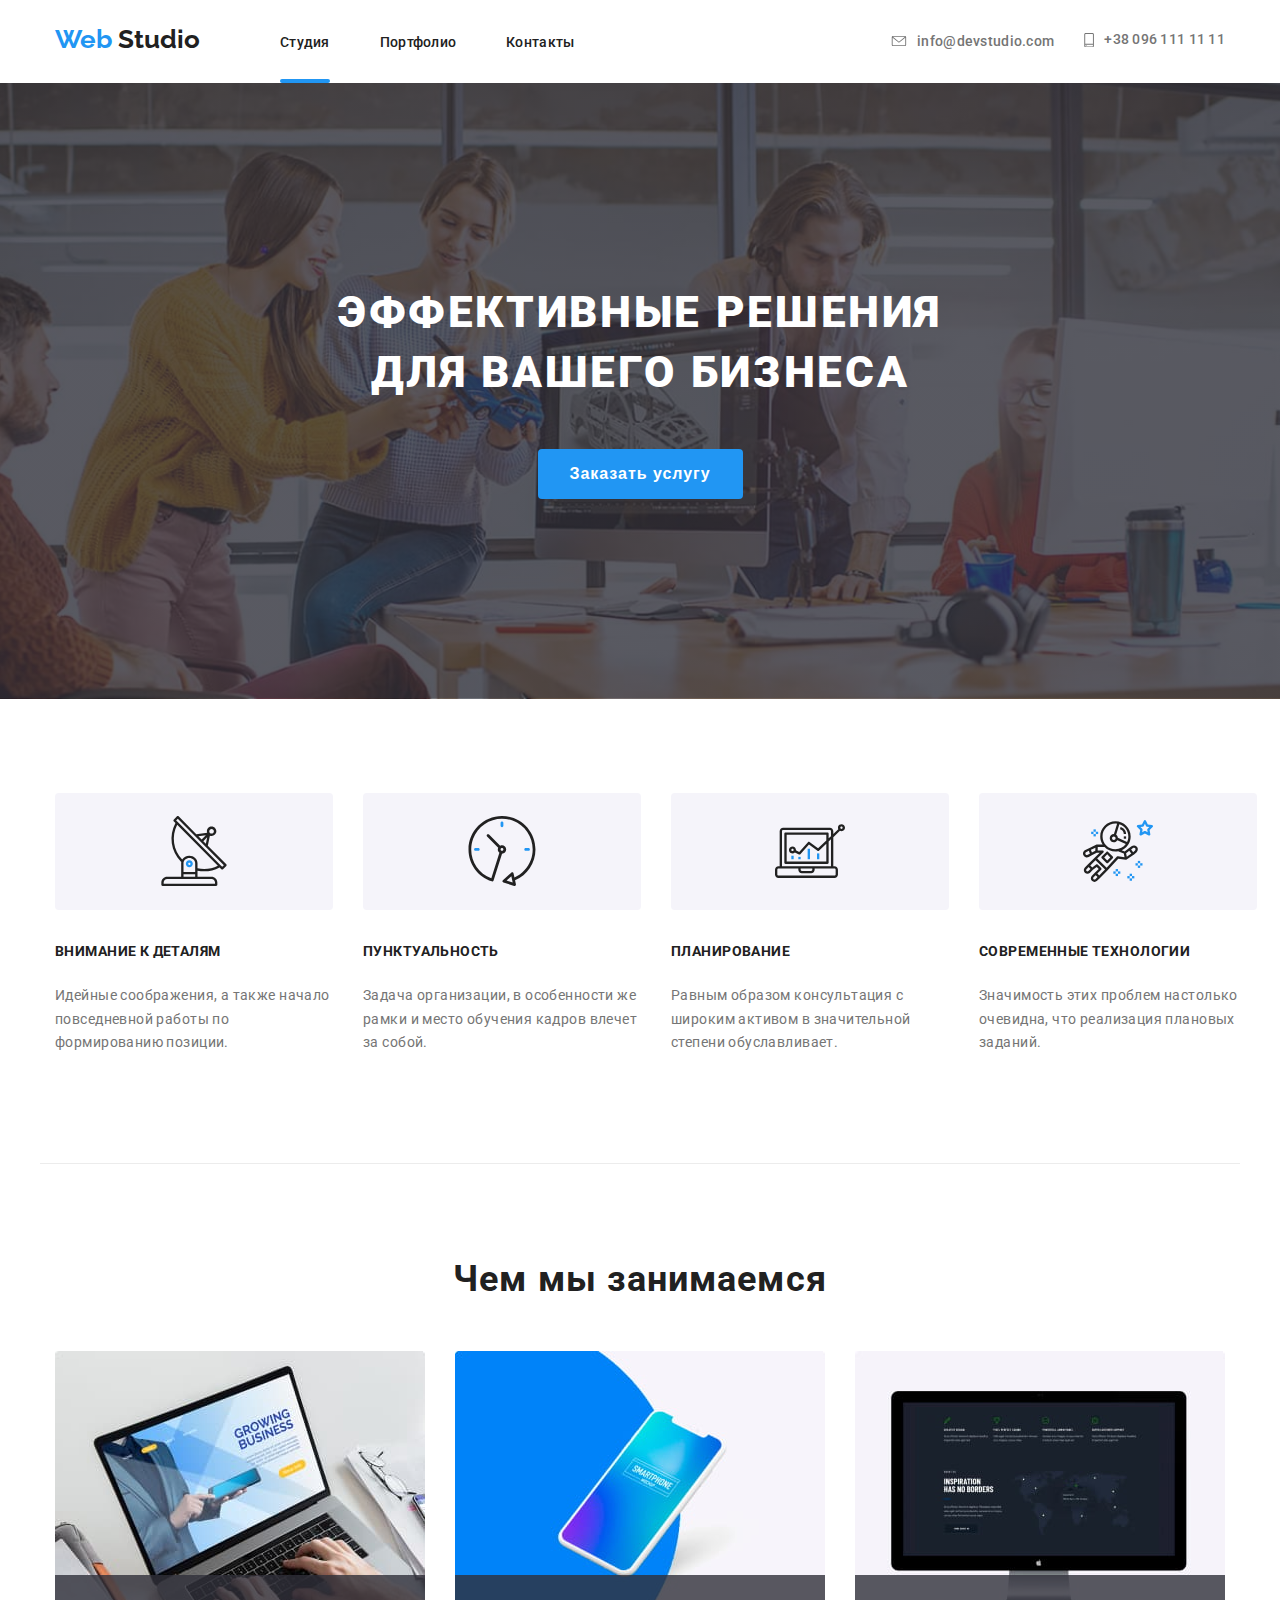
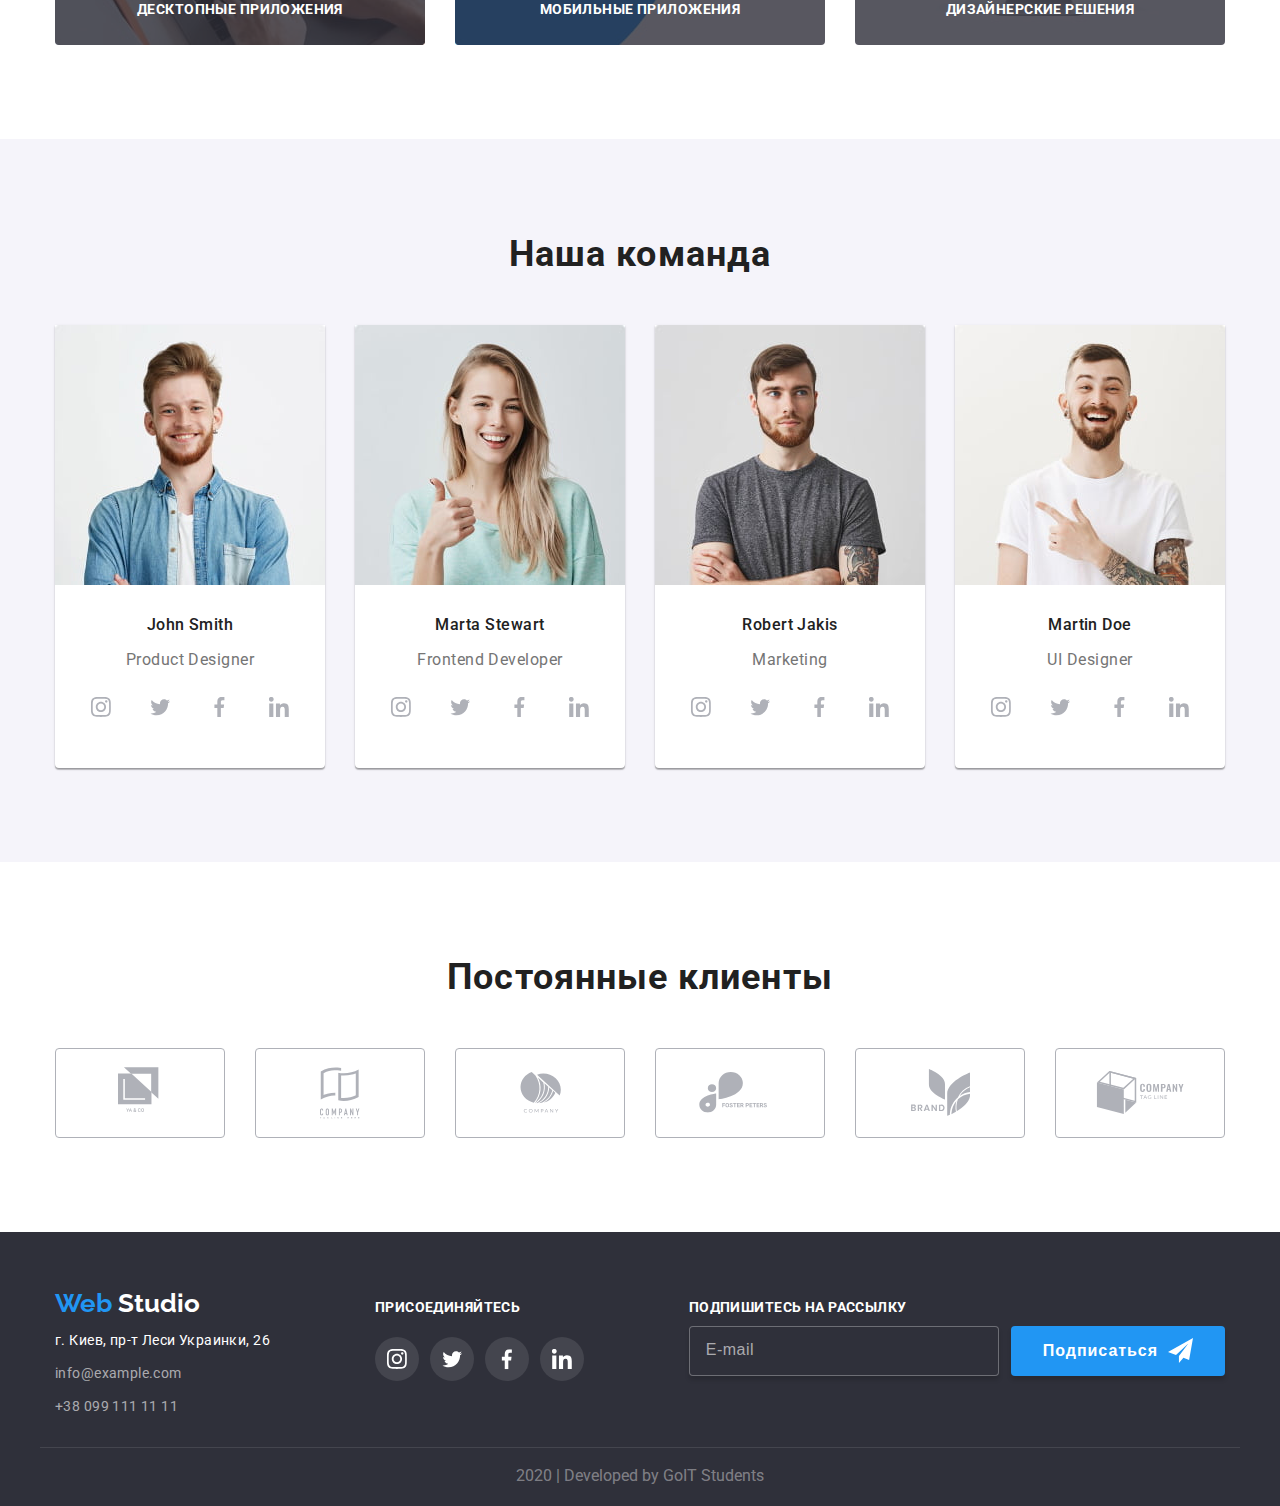
<file: index.html>
<!DOCTYPE html>
<html lang="ru">
  <head>
    <meta charset="UTF-8" />
    <meta name="viewport" content="width=device-width, initial-scale=1.0" />
    <link
      href="https://fonts.googleapis.com/css2?family=Raleway:wght@700&family=Roboto:wght@400;500;700;900&display=swap"
      rel="stylesheet"
    />
    <link rel="stylesheet" href="./css/main.css" />
    <title>Web studio</title>
  </head>
  <body>
    <!-- Шапка основной страницы -->
    <header class="header">
      <div class="nav-container">
        <nav class="nav">
          <a href="./index.html" class="logo"
            ><span class="logo-blue">Web</span>
            <span class="logo-black">Studio</span></a
          >

          <ul class="site-nav ut-list">
            <li class="item">
              <a href="./index.html" class="nav-link link-accent active"
                >Студия</a
              >
            </li>
            <li class="item">
              <a href="./portflio.html" class="nav-link link-accent"
                >Портфолио</a
              >
            </li>
            <li class="item">
              <a href="" class="nav-link link-accent">Контакты</a>
            </li>
          </ul>
        </nav>
        <ul class="contact ut-list">
          <li class="item">
            <a href="mailto:info@devstudio.com" class="contact-link link-accent"
              ><svg class="icon-envelope" width="16" height="10.8">
                <use href="./images-web-studio/sprite.svg#icon-envelope"></use>
              </svg>
              <span>info@devstudio.com</span></a
            >
          </li>
          <li class="item">
            <a href="tel:+380961111111" class="contact-link link-accent"
              ><svg class="icon-smartphone" width="10" height="14.47">
                <use
                  href="./images-web-studio/sprite.svg#icon-smartphone"
                ></use>
              </svg>
              <span>+38 096 111 11 11</span></a
            >
          </li>
        </ul>
      </div>
    </header>

    <!-- Основной контейнер -->
    <main>
      <!-- Секция Герой -->
      <section class="hero-scn">
        <h1 class="hero-title">эффективные решения для вашего бизнеса</h1>
        <button class="button" data-open-modal>Заказать услугу</button>
      </section>

      <!-- Секция преимущества -->
      <section class="advantages">
        <h2 class="main-title in-hide">Преимущества</h2>
        <ul class="advant-items ut-list container">
          <li class="item">
            <h3 class="advantages-title">Внимание к деталям</h3>
            <p class="advantages-description">
              Идейные соображения, а также начало повседневной работы по
              формированию позиции.
            </p>
          </li>
          <li class="item">
            <h3 class="advantages-title">Пунктуальность</h3>
            <p class="advantages-description">
              Задача организации, в особенности же рамки и место обучения кадров
              влечет за собой.
            </p>
          </li>
          <li class="item">
            <h3 class="advantages-title">Планирование</h3>
            <p class="advantages-description">
              Равным образом консультация с широким активом в значительной
              степени обуславливает.
            </p>
          </li>
          <li class="item">
            <h3 class="advantages-title">Современные технологии</h3>
            <p class="advantages-description">
              Значимость этих проблем настолько очевидна, что реализация
              плановых заданий.
            </p>
          </li>
        </ul>
      </section>

      <!-- Секция занятий -->
      <section class="occupations">
        <h2 class="main-title">Чем мы занимаемся</h2>
        <ul class="occupations-list ut-list container">
          <li class="item">
            <a href="" class="ut-link"></a>
              <img
                src="./images-web-studio/Десктопные-приложения.jpg"
                alt="ноутбук на столе"
                width="370"
                height="294"
              />
              <h3 class="occupations-items__caption">Десктопные приложения</h3>
            </a>
          </li>
          <li class="item">
            <a href="" class="ut-link">
              <img
                src="./images-web-studio/Мобильные-приложения.jpg"
                alt="смартфон"
                width="370"
                height="294"
              />
              <h3 class="occupations-items__caption">Мобильные приложения</h3>
            </a>
          </li>
          <li class="item">
            <a href="" class="ut-link">
              <img
                src="./images-web-studio/Дизайнерские-решения.jpg"
                alt="моноблок"
                width="370"
                height="294"
              />
              <h3 class="occupations-items__caption">Дизайнерские решения</h3>
            </a>
          </li>
        </ul>
      </section>

      <!-- Наша команда -->
      <section class="our-team">
        <h2 class="main-title">Наша команда</h2>
        <ul class="item-cards ut-list container">
          <li class="item">
            <img
              src="./images-web-studio/John-Smith.jpg"
              alt="фото Джона Смита"
              width="270"
              height="260"
            />
            <h3 class="card-title">John Smith</h3>
            <p class="position">Product Designer</p>
            <ul class="social-networks ut-list">
              <li>
                <a href="" class="icon" aria-label="Instagram">
                  <svg class="instagram" width="44" height="44">
                    <use
                      href="./images-web-studio/sprite.svg#icon-Instagram"
                      width="20"
                      height="20"
                      x="27%"
                      y="27%"
                    ></use>
                  </svg>
                </a>
              </li>
              <li>
                <a href="" class="icon" aria-label="Twitter">
                  <svg class="twitter" width="44" height="44">
                    <use
                      href="./images-web-studio/sprite.svg#icon-twitter"
                      width="20"
                      height="20"
                      x="28%"
                      y="28%"
                    ></use>
                  </svg>
                </a>
              </li>
              <li>
                <a href="" class="icon" aria-label="Facebook">
                  <svg class="facebook" width="44" height="44">
                    <use
                      href="./images-web-studio/sprite.svg#icon-facebook"
                      width="20"
                      height="20"
                      x="27%"
                      y="27%"
                    ></use>
                  </svg>
                </a>
              </li>
              <li>
                <a href="" class="icon" aria-label="LinkedIn">
                  <svg class="Linkedin" width="44" height="44">
                    <use
                      href="./images-web-studio/sprite.svg#icon-LinkedIn"
                      width="20"
                      height="20"
                      x="27%"
                      y="27%"
                    ></use>
                  </svg>
                </a>
              </li>
            </ul>
          </li>
          <li class="item">
            <img
              src="./images-web-studio/Marta-Stewart.jpg"
              alt="фото Марты Стюарт"
              width="270"
              height="260"
            />
            <h3 class="card-title">Marta Stewart</h3>
            <p class="position">Frontend Developer</p>
            <ul class="social-networks ut-list">
              <li>
                <a href="" class="icon" aria-label="Instagram">
                  <svg class="instagram" width="44" height="44">
                    <use
                      href="./images-web-studio/sprite.svg#icon-Instagram"
                      width="20"
                      height="20"
                      x="27%"
                      y="27%"
                    ></use>
                  </svg>
                </a>
              </li>
              <li>
                <a href="" class="icon" aria-label="Twitter">
                  <svg class="twitter" width="44" height="44">
                    <use
                      href="./images-web-studio/sprite.svg#icon-twitter"
                      width="20"
                      height="20"
                      x="28%"
                      y="28%"
                    ></use>
                  </svg>
                </a>
              </li>
              <li>
                <a href="" class="icon" aria-label="Facebook">
                  <svg class="facebook" width="44" height="44">
                    <use
                      href="./images-web-studio/sprite.svg#icon-facebook"
                      width="20"
                      height="20"
                      x="27%"
                      y="27%"
                    ></use>
                  </svg>
                </a>
              </li>
              <li>
                <a href="" class="icon" aria-label="LinkedIn">
                  <svg class="Linkedin" width="44" height="44">
                    <use
                      href="./images-web-studio/sprite.svg#icon-LinkedIn"
                      width="20"
                      height="20"
                      x="27%"
                      y="27%"
                    ></use>
                  </svg>
                </a>
              </li>
            </ul>
          </li>

          <li class="item">
            <img
              src="./images-web-studio/Robert-Jakis.jpg"
              alt="фото Роберта Джекиса"
              width="270"
              height="260"
            />
            <h3 class="card-title">Robert Jakis</h3>
            <p class="position">Marketing</p>
            <ul class="social-networks ut-list">
              <li>
                <a href="" class="icon" aria-label="Instagram">
                  <svg class="instagram" width="44" height="44">
                    <use
                      href="./images-web-studio/sprite.svg#icon-Instagram"
                      width="20"
                      height="20"
                      x="27%"
                      y="27%"
                    ></use>
                  </svg>
                </a>
              </li>
              <li>
                <a href="" class="icon" aria-label="Twitter">
                  <svg class="twitter" width="44" height="44">
                    <use
                      href="./images-web-studio/sprite.svg#icon-twitter"
                      width="20"
                      height="20"
                      x="28%"
                      y="28%"
                    ></use>
                  </svg>
                </a>
              </li>
              <li>
                <a href="" class="icon" aria-label="Facebook">
                  <svg class="facebook" width="44" height="44">
                    <use
                      href="./images-web-studio/sprite.svg#icon-facebook"
                      width="20"
                      height="20"
                      x="27%"
                      y="27%"
                    ></use>
                  </svg>
                </a>
              </li>
              <li>
                <a href="" class="icon" aria-label="LinkedIn">
                  <svg class="Linkedin" width="44" height="44">
                    <use
                      href="./images-web-studio/sprite.svg#icon-LinkedIn"
                      width="20"
                      height="20"
                      x="27%"
                      y="27%"
                    ></use>
                  </svg>
                </a>
              </li>
            </ul>
          </li>
          <li class="item">
            <img
              src="./images-web-studio/Martin-Doe.jpg"
              alt="фото Мартина Ду"
              width="270"
              height="260"
            />
            <h3 class="card-title">Martin Doe</h3>
            <p class="position">UI Designer</p>
            <ul class="social-networks ut-list">
              <li>
                <a href="" class="icon" aria-label="Instagram">
                  <svg class="instagram" width="44" height="44">
                    <use
                      href="./images-web-studio/sprite.svg#icon-Instagram"
                      width="20"
                      height="20"
                      x="27%"
                      y="27%"
                    ></use>
                  </svg>
                </a>
              </li>
              <li>
                <a href="" class="icon" aria-label="Twitter">
                  <svg class="twitter" width="44" height="44">
                    <use
                      href="./images-web-studio/sprite.svg#icon-twitter"
                      width="20"
                      height="20"
                      x="28%"
                      y="28%"
                    ></use>
                  </svg>
                </a>
              </li>
              <li>
                <a href="" class="icon" aria-label="Facebook">
                  <svg class="facebook" width="44" height="44">
                    <use
                      href="./images-web-studio/sprite.svg#icon-facebook"
                      width="20"
                      height="20"
                      x="27%"
                      y="27%"
                    ></use>
                  </svg>
                </a>
              </li>
              <li>
                <a href="" class="icon" aria-label="LinkedIn">
                  <svg class="Linkedin" width="44" height="44">
                    <use
                      href="./images-web-studio/sprite.svg#icon-LinkedIn"
                      width="20"
                      height="20"
                      x="27%"
                      y="27%"
                    ></use>
                  </svg>
                </a>
              </li>
            </ul>
          </li>
        </ul>
      </section>

      <!-- Секция постоянные клиенты -->
      <section class="clients">
        <h2 class="main-title">Постоянные клиенты</h2>
        <ul class="clients-list ut-list container">
          <li class="client-item">
            <a href="" aria-label="Логотип компании 1" class="client-link">
              <div class="logo-wrap">
                <svg class="clients-logo" width="44.3" height="47.7">
                  <use
                    href="./images-web-studio/sprite.svg#icon-logo-1"
                    width="44.3"
                    height="47.7"
                  ></use>
                </svg>
              </div>
            </a>
          </li>
          <li class="client-item">
            <a href="" aria-label="Логотип компании 2" class="client-link">
              <svg class="clients-logo" width="40" height="52">
                <use href="./images-web-studio/sprite.svg#icon-logo-2"></use>
              </svg>
            </a>
          </li>
          <li class="client-item">
            <a href="" aria-label="Логотип компании 3" class="client-link">
              <svg class="clients-logo" width="41" height="41.3">
                <use href="./images-web-studio/sprite.svg#icon-logo-3"></use>
              </svg>
            </a>
          </li>
          <li class="client-item">
            <a href="" aria-label="Логотип компании 4" class="client-link">
              <svg class="clients-logo" width="82" height="40.7">
                <use href="./images-web-studio/sprite.svg#icon-logo-4"></use>
              </svg>
            </a>
          </li>
          <li class="client-item">
            <a href="" aria-label="Логотип компании 5" class="client-link">
              <svg class="clients-logo" width="59" height="47">
                <use href="./images-web-studio/sprite.svg#icon-logo-5"></use>
              </svg>
            </a>
          </li>
          <li class="client-item">
            <a href="" aria-label="Логотип компании 6" class="client-link">
              <svg class="clients-logo" width="88.5" height="44">
                <use href="./images-web-studio/sprite.svg#icon-logo-6"></use>
              </svg>
            </a>
          </li>
        </ul>
      </section>
    </main>

    <!-- Подвал -->
    <footer class="footer">
      <div class="footer-container">
        <div class="footer-contacts-cntr">
          <a href="./index.html" class="logo"
            ><span class="logo-blue">Web</span>
            <span class="logo-white">Studio</span></a
          >
          <address class="footer-contacts">
            <p class="footer-address">г. Киев, пр-т Леси Украинки, 26</p>
            <p class="footer-mail">info@example.com</p>
            <p class="footer-number">+38 099 111 11 11</p>
          </address>
        </div>
        <div class="footer-call-container">
          <b class="footer-call">присоединяйтесь</b>
          <ul class="footer-social-networks ut-list">
            <li>
              <a href="" class="icon" aria-label="Instagram">
                <svg class="instagram" width="44" height="44">
                  <use
                    href="./images-web-studio/sprite.svg#icon-Instagram"
                    width="20"
                    height="20"
                    x="27%"
                    y="27%"
                  ></use>
                </svg>
              </a>
            </li>
            <li>
              <a href="" class="icon" aria-label="Twitter">
                <svg class="twitter" width="44" height="44">
                  <use
                    href="./images-web-studio/sprite.svg#icon-twitter"
                    width="20"
                    height="20"
                    x="28%"
                    y="28%"
                  ></use>
                </svg>
              </a>
            </li>
            <li>
              <a href="" class="icon" aria-label="Facebook">
                <svg class="facebook" width="44" height="44">
                  <use
                    href="./images-web-studio/sprite.svg#icon-facebook"
                    width="20"
                    height="20"
                    x="28%"
                    y="28%"
                  ></use>
                </svg>
              </a>
            </li>
            <li>
              <a href="" class="icon" aria-label="LinkedIn">
                <svg class="Linkedin" width="44" height="44">
                  <use
                    href="./images-web-studio/sprite.svg#icon-LinkedIn"
                    width="20"
                    height="20"
                    x="27%"
                    y="27%"
                  ></use>
                </svg>
              </a>
            </li>
          </ul>
        </div>
        <div class="mailling-container">
          <label class="mailling-label" for="mailling-form">Подпишитесь на рассылку</label>
          <div class="mailling-form-wrap">
            <input class="mailling-form" type="email" name="email" id="mailling-form" placeholder="E-mail">
            <button class="mailling-button">
              Подписаться
              <svg class="icon-send" width="25" height="25">
                <use href="./images-web-studio/sprite.svg#icon-send"></use>
              </svg>
            </button>
          </div>
        </div>
      </div>
      <div class="copyrights-container">
        <p class="copyrights">2020 | Developed by GoIT Students</p>
      </div>
    </footer>

    <!---------------------------- Модальное окно -------------------------------------------->
    <div class="backdrop is-hidden" data-backdrop>
      <form action="" class="form">
        <b class="form-header">Оставьте свои данные, мы вам перезвоним</b>
    
        <div class="input-wrap">
          <input class="form-input" type="text" id="name" name="name" placeholder=" ">
          <label for="name" class="input-label">Имя</label>
          <svg class="icon-input" width="12" height="12">
            <use href="./images-web-studio/sprite.svg#icon-name"></use>
          </svg>
        </div>
    
        <div class="input-wrap">
          <input class="form-input" type="text" id="tel" name="tel" placeholder=" ">
          <label for="tel" class="input-label">Телефон</label>
          <svg class="icon-input" width="12" height="12">
            <use href="./images-web-studio/sprite.svg#icon-tel"></use>
          </svg>
        </div>
    
        <div class="input-wrap">
          <input class="form-input" type="text" id="mail" name="mail" placeholder=" ">
          <label for="mail" class="input-label">Почта</label>
          <svg class="icon-input" width="12" height="12">
            <use href="./images-web-studio/sprite.svg#icon-mail"></use>
          </svg>
        </div>
    
        <textarea class="feedback" name="feedback" id="feedback" cols="30" rows="10" placeholder="Комметарий"></textarea>
    
        <div class="form-agreement">
          <label for="agreement">
            <input class="checkbox" type="checkbox" name="agreement" id="agreement">
            <svg class="checkbox-icon" width="15" height="15">
              <use href="./images-web-studio/sprite.svg#icon-chekbox"></use>
            </svg>
            Согласен с рассылкой и принимаю  <a href=""> Условия договора</a></label>
        </div>
    
        <button type="submit" class="form-button">Отправить</button>
    
        <button type="" class="closing-button" data-close-modal>
          <svg class="closing-icon" width="11" height="11">
            <use href="./images-web-studio/sprite.svg#closing-icon"></use>
          </svg>
        </button>
      </form>
    </div>
    <!-- <script src="./js/modal.js"></script> -->
    <script>
      const refs = {
        openModalBtn: document.querySelector("[data-open-modal]"),
        closeModalBtn: document.querySelector("[data-close-modal]"),
        backdrop: document.querySelector("[data-backdrop]"),
      };

      refs.openModalBtn.addEventListener("click", toggleModal);
      refs.closeModalBtn.addEventListener("click", toggleModal);

      refs.backdrop.addEventListener("click", logBackdropClick);

      function toggleModal() {
        refs.backdrop.classList.toggle("is-hidden");
      }

      function logBackdropClick() {
        console.log("Это клик в бекдроп");
      }
    </script>
  </body>
</html>
</file>
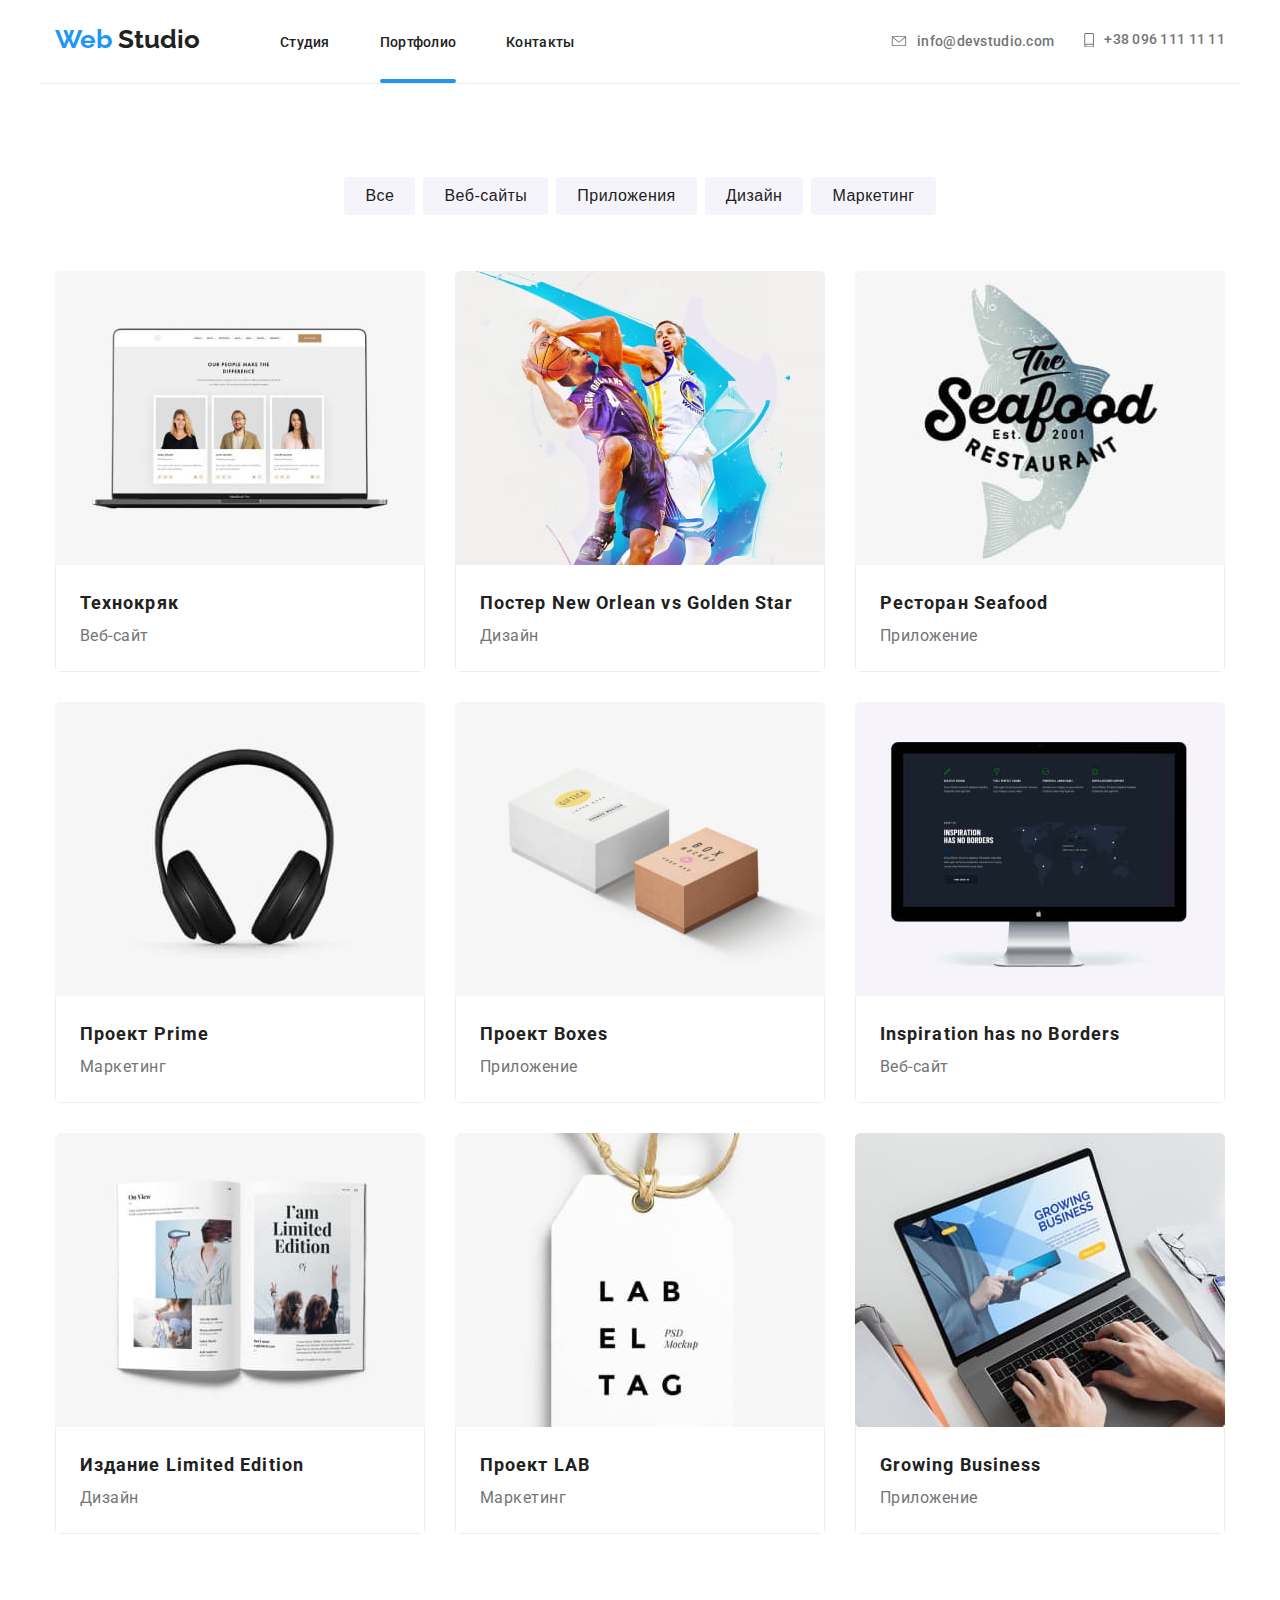
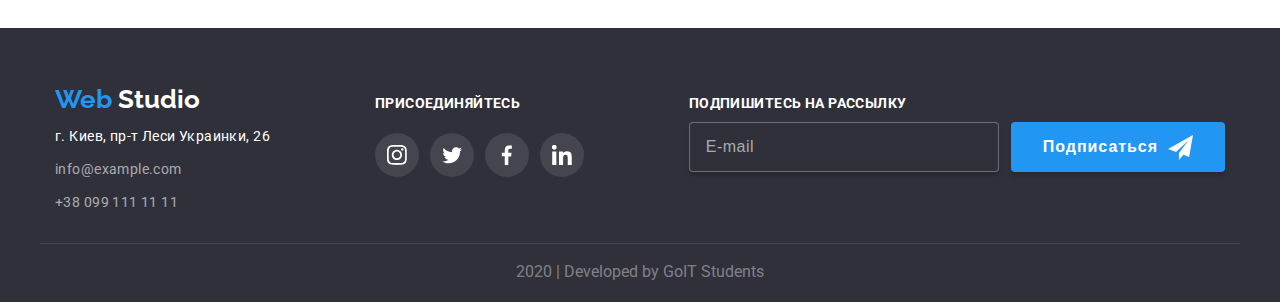
<file: portflio.html>
<!DOCTYPE html>
<html lang="ru">
  <head>
    <meta charset="UTF-8" />
    <meta name="viewport" content="width=device-width, initial-scale=1.0" />
    <link
      href="https://fonts.googleapis.com/css2?family=Raleway:wght@700&family=Roboto:wght@400;500;700;900&display=swap"
      rel="stylesheet"
    />
    <link rel="stylesheet" href="./css/main.css" />

    <title>Portfolio</title>
  </head>
  <body>
    <!-- Шапка -->
    <header class="header">
      <div class="nav-container header-underline">
        <nav class="nav">
          <a href="./index.html" class="logo"
            ><span class="logo-blue">Web</span>
            <span class="logo-black">Studio</span></a
          >

          <ul class="site-nav ut-list">
            <li class="item">
              <a href="./index.html" class="nav-link link-accent">Студия</a>
            </li>
            <li class="item">
              <a href="./portflio.html" class="nav-link link-accent active"
                >Портфолио</a
              >
            </li>
            <li class="item">
              <a href="" class="nav-link link-accent">Контакты</a>
            </li>
          </ul>
        </nav>
        <ul class="contact ut-list">
          <li class="item">
            <a href="mailto:info@devstudio.com" class="contact-link link-accent"
              ><svg class="icon-envelope" width="16" height="10.8">
                <use href="./images-web-studio/sprite.svg#icon-envelope"></use>
              </svg>
              <span>info@devstudio.com</span></a
            >
          </li>
          <li class="item">
            <a href="tel:+380961111111" class="contact-link link-accent"
              ><svg class="icon-smartphone" width="10" height="14.47">
                <use
                  href="./images-web-studio/sprite.svg#icon-smartphone"
                ></use>
              </svg>
              <span>+38 096 111 11 11</span></a
            >
          </li>
        </ul>
      </div>
    </header>

    <!-- Основной контейнер -->
    <main class="main">
      <section>
        <h1 class="subject in-hide">Примеры работ</h1>
        <ul class="buttons ut-list">
          <li class="item">
            <button type="button" class="filter">Все</button>
          </li>
          <li class="item">
            <button type="button" class="filter">Веб-сайты</button>
          </li>
          <li class="item">
            <button type="button" class="filter">Приложения</button>
          </li>
          <li class="item">
            <button type="button" class="filter">Дизайн</button>
          </li>
          <li class="item">
            <button type="button" class="filter">Маркетинг</button>
          </li>
        </ul>
        <ul class="wrap ut-list">
          <li class="item">
            <a href="" class="ut-link"
              ><div class="content-img">
                <img
                  src="./images-portfolio/Tehnockryak.jpg"
                  alt="ноутбук с трёмя фотокарточками"
                  width="370"
                  height="294"
                />
                <p class="description">
                  Технокряк это современная площадка распространения
                  коронавируса. Компании используют эту платформу для цифрового
                  шпионажа и атак на защищённые сервера конкурентов.
                </p>
              </div>
              <div class="card-content">
                <h2 class="subject-list">Технокряк</h2>
                <p class="caption">Веб-сайт</p>
              </div>
            </a>
          </li>
          <li class="item">
            <a href="" class="ut-link"
              ><div class="content-img">
                <img
                  src="./images-portfolio/orlean-vs-golden-stars.jpg"
                  alt="два баскетболиста"
                  width="370"
                  height="294"
                />
                <p class="description">
                  Технокряк это современная площадка распространения
                  коронавируса. Компании используют эту платформу для цифрового
                  шпионажа и атак на защищённые сервера конкурентов.
                </p>
              </div>
              <div class="card-content">
                <h2 class="subject-list change-fs">
                  Постер New Orlean vs Golden Star
                </h2>
                <p class="caption">Дизайн</p>
              </div>
            </a>
          </li>
          <li class="item">
            <a href="" class="ut-link"
              ><div class="content-img">
                <img
                  src="./images-portfolio/restoran-seafood.jpg"
                  alt="морепродукт"
                  width="370"
                  height="294"
                />
                <p class="description">
                  Технокряк это современная площадка распространения
                  коронавируса. Компании используют эту платформу для цифрового
                  шпионажа и атак на защищённые сервера конкурентов.
                </p>
              </div>
              <div class="card-content">
                <h2 class="subject-list">Ресторан Seafood</h2>
                <p class="caption">Приложение</p>
              </div>
            </a>
          </li>
          <li class="item">
            <a href="" class="ut-link"
              ><div class="content-img">
                <img
                  src="./images-portfolio/project-prime.jpg"
                  alt="наушники"
                  width="370"
                  height="294"
                />
                <p class="description">
                  Технокряк это современная площадка распространения
                  коронавируса. Компании используют эту платформу для цифрового
                  шпионажа и атак на защищённые сервера конкурентов.
                </p>
              </div>
              <div class="card-content">
                <h2 class="subject-list">Проект Prime</h2>
                <p class="caption">Маркетинг</p>
              </div>
            </a>
          </li>
          <li class="item">
            <a href="" class="ut-link"
              ><div class="content-img">
                <img
                  src="./images-portfolio/project-boxes.jpg"
                  alt="две коробки"
                  width="370"
                  height="294"
                />
                <p class="description">
                  Технокряк это современная площадка распространения
                  коронавируса. Компании используют эту платформу для цифрового
                  шпионажа и атак на защищённые сервера конкурентов.
                </p>
              </div>
              <div class="card-content">
                <h2 class="subject-list">Проект Boxes</h2>
                <p class="caption">Приложение</p>
              </div>
            </a>
          </li>
          <li class="item">
            <a href="" class="ut-link"
              ><div class="content-img">
                <img
                  src="./images-portfolio/inspiration-has-no-borders.jpg"
                  alt="моноблок"
                  width="370"
                  height="294"
                />
                <p class="description">
                  Технокряк это современная площадка распространения
                  коронавируса. Компании используют эту платформу для цифрового
                  шпионажа и атак на защищённые сервера конкурентов.
                </p>
              </div>
              <div class="card-content">
                <h2 class="subject-list">Inspiration has no Borders</h2>
                <p class="caption">Веб-сайт</p>
              </div>
            </a>
          </li>
          <li class="item">
            <a href="" class="ut-link"
              ><div class="content-img">
                <img
                  src="./images-portfolio/publication-limited-edition.jpg"
                  alt="журнал"
                  width="370"
                  height="294"
                />
                <p class="description">
                  Технокряк это современная площадка распространения
                  коронавируса. Компании используют эту платформу для цифрового
                  шпионажа и атак на защищённые сервера конкурентов.
                </p>
              </div>
              <div class="card-content">
                <h2 class="subject-list">Издание Limited Edition</h2>
                <p class="caption">Дизайн</p>
              </div>
            </a>
          </li>
          <li class="item">
            <a href="" class="ut-link"
              ><div class="content-img">
                <img
                  src="./images-portfolio/project-lab.jpg"
                  alt="бирка на веревочке"
                  width="370"
                  height="294"
                />
                <p class="description">
                  Технокряк это современная площадка распространения
                  коронавируса. Компании используют эту платформу для цифрового
                  шпионажа и атак на защищённые сервера конкурентов.
                </p>
              </div>
              <div class="card-content">
                <h2 class="subject-list">Проект LAB</h2>
                <p class="caption">Маркетинг</p>
              </div>
            </a>
          </li>
          <li class="item">
            <a href="" class="ut-link"
              ><div class="content-img">
                <img
                  src="./images-portfolio/groving-business.jpg"
                  alt="руки набирают текст на ноутбуке"
                  width="370"
                  height="294"
                />
                <p class="description">
                  Технокряк это современная площадка распространения
                  коронавируса. Компании используют эту платформу для цифрового
                  шпионажа и атак на защищённые сервера конкурентов.
                </p>
              </div>
              <div class="card-content">
                <h2 class="subject-list">Growing Business</h2>
                <p class="caption">Приложение</p>
              </div>
            </a>
          </li>
        </ul>
      </section>
    </main>

    <!-- Подвал -->
    <footer class="footer">
      <div class="footer-container">
        <div class="footer-contacts-cntr">
          <a href="./index.html" class="logo"
            ><span class="logo-blue">Web</span>
            <span class="logo-white">Studio</span></a
          >
          <address class="footer-contacts">
            <p class="footer-address">г. Киев, пр-т Леси Украинки, 26</p>
            <p class="footer-mail">info@example.com</p>
            <p class="footer-number">+38 099 111 11 11</p>
          </address>
        </div>
        <div class="footer-call-container">
          <b class="footer-call">присоединяйтесь</b>
          <ul class="footer-social-networks ut-list">
            <li>
              <a href="" class="icon" aria-label="Instagram">
                <svg class="instagram" width="44" height="44">
                  <use
                    href="./images-web-studio/sprite.svg#icon-Instagram"
                    width="20"
                    height="20"
                    x="27%"
                    y="27%"
                  ></use>
                </svg>
              </a>
            </li>
            <li>
              <a href="" class="icon" aria-label="Twitter">
                <svg class="twitter" width="44" height="44">
                  <use
                    href="./images-web-studio/sprite.svg#icon-twitter"
                    width="20"
                    height="20"
                    x="28%"
                    y="28%"
                  ></use>
                </svg>
              </a>
            </li>
            <li>
              <a href="" class="icon" aria-label="Facebook">
                <svg class="facebook" width="44" height="44">
                  <use
                    href="./images-web-studio/sprite.svg#icon-facebook"
                    width="20"
                    height="20"
                    x="28%"
                    y="28%"
                  ></use>
                </svg>
              </a>
            </li>
            <li>
              <a href="" class="icon" aria-label="LinkedIn">
                <svg class="Linkedin" width="44" height="44">
                  <use
                    href="./images-web-studio/sprite.svg#icon-LinkedIn"
                    width="20"
                    height="20"
                    x="27%"
                    y="27%"
                  ></use>
                </svg>
              </a>
            </li>
          </ul>
        </div>
        <div class="mailling-container">
          <label class="mailling-label" for="mailling-form"
            >Подпишитесь на рассылку</label
          >
          <div class="mailling-form-wrap">
            <input
              class="mailling-form"
              type="email"
              name="email"
              id="mailling-form"
              placeholder="E-mail"
            />
            <button class="mailling-button">
              Подписаться
              <svg class="icon-send" width="25" height="25">
                <use href="./images-web-studio/sprite.svg#icon-send"></use>
              </svg>
            </button>
          </div>
        </div>
      </div>
      <div class="copyrights-container">
        <p class="copyrights">2020 | Developed by GoIT Students</p>
      </div>
    </footer>
  </body>
</html>
</file>
<file: css/main.css>
/* Палитра цветов */
/* цвет основного текста - #757575 */
/* вторичный цвет текста - #212121 */
/* цвет текста подвала вторичный - rgba(255, 255, 255, 0.6) */
/* цвет акцента - #2196F3 */

/* основной цвет фона - #ffffff*/
/* вторичный цвет фона - #F5F4FA */
/* цвет подвала - #2F303A */

:root {
  --main-text-color: #757575;
  --title-text-color: #212121;
  --accent-color: #2196f3;
  --main-white-color: #ffffff;
  --main-bcg-color: #e5e5e5;
  --secondary-bcg-color: #f5f4fa;
  --footer-bgc-color: #2f303a;
  --footer-text-color: rgba(255, 255, 255, 0.6);
  --footer-copyright-color: rgba(255, 255, 255, 0.4);
  --main-icon-color: #afb1b8;
  --footer-bg-icon-color: rgba(255, 255, 255, 0.1);
}

html {
  box-sizing: border-box;
}

*,
*::before,
*::after {
  box-sizing: inherit;
}

body {
  color: var(--main-text-color);
  background-color: var(--main-bcg-color);

  font-family: "Roboto", sans-serif;

  margin: 0;
}

img {
  display: block;
}
/* ------------------------- Утилиты ------------------------------- */
/* Утилитарный класс списка */
.ut-list {
  display: flex;
  margin: 0;
  padding: 0;
  list-style: none;
}

/* Утилитарный класс ссылки */
.ut-link {
  text-decoration: none;
}

/* Утилитарный класс оснавной контейнер */
.container {
  margin-left: auto;
  margin-right: auto;
  width: 1200px;
  padding-left: 15px;
  padding-right: 15px;
}

/* Утилитарный класс основный заголовков */
.main-title {
  width: 1200px;
  text-align: center;
  margin-top: 0;
  margin-bottom: 50px;
  margin-left: auto;
  margin-right: auto;
  /* background-color: brown; */

  color: var(--title-text-color);
  font-weight: 700;
  font-size: 36px;
  line-height: 1.17;
  letter-spacing: 0.03em;
}

.active::after {
  content: "";
  position: absolute;
  bottom: 0;

  display: block;
  background-color: var(--accent-color);
  border-radius: 2px;
  width: 100%;
  height: 4px;
}

.header-underline {
  border-bottom: 1px solid #ececec;
}

/* Утилита hide */
.in-hide {
  display: none;
}

/*------------------------ Шапка -------------------------*/
.header {
  margin-left: auto;
  margin-right: auto;

  background-color: var(--main-white-color);
}

.nav-container {
  display: flex;
  align-items: center;
  margin-left: auto;
  margin-right: auto;
  width: 1200px;
  padding-right: 15px;
  padding-left: 15px;
}

.nav {
  display: flex;
}

.logo {
  display: inline-block;
  padding-top: 24px;
  padding-bottom: 25px;

  text-decoration: none;
  font-family: "Raleway", sans-serif;
  font-weight: 700;
  font-size: 26px;
  line-height: 1.19;
}

.logo-blue {
  color: var(--accent-color);
}

.logo-black {
  color: var(--title-text-color);
}

.site-nav {
  margin-left: 80px;
}

.site-nav .item:not(:first-child) {
  margin-left: 50px;
}

.site-nav > .item {
  position: relative;
  padding-top: 32px;
  padding-bottom: 32px;
}

.nav-link {
  color: var(--title-text-color);
  font-weight: 500;
  font-size: 14px;
  line-height: 1.14;
  letter-spacing: 0.02em;
  text-decoration: none;

  transition: color 250ms cubic-bezier(0.4, 0, 0.2, 1);
}

.contact {
  margin-left: auto;
}

.contact-link {
  align-items: center;
  display: inline-flex;

  color: var(--main-text-color);

  font-weight: 500;
  font-size: 14px;
  line-height: 1.14;
  letter-spacing: 0.02em;
  text-decoration: none;

  transition: color 250ms cubic-bezier(0.4, 0, 0.2, 1);
}

.header .icon-smartphone,
.icon-envelope {
  margin-right: 10px;

  fill: currentColor;
}

.contact > .item + .item {
  margin-left: 30px;
}

/*----------------------- Герой --------------------------*/

.hero-scn {
  margin-left: auto;
  margin-right: auto;
  padding-top: 200px;
  padding-bottom: 200px;
  max-width: 1600px;
  background-image: linear-gradient(
      to right,
      rgba(47, 48, 58, 0.8),
      rgba(47, 48, 58, 0.8)
    ),
    url(../images-web-studio/hero-bgi.jpg);
  text-align: center;
  background-size: cover;
  background-position: center;
  background-repeat: no-repeat;
}

.hero-title {
  width: 646px;
  margin-top: 0;
  margin-right: auto;
  margin-left: auto;
  margin-bottom: 46px;

  color: var(--main-white-color);
  font-weight: 900;
  font-size: 44px;
  line-height: 1.36;
  letter-spacing: 0.06em;
  text-transform: uppercase;
}

.button {
  display: inline-block;
  min-width: 200px;
  height: 50px;
  padding: 10px 32px;
  border-radius: 4px;

  color: var(--main-white-color);
  background-color: var(--accent-color);

  border-style: none;
  font-weight: bold;
  font-size: 16px;
  line-height: 1.88;
  letter-spacing: 0.06em;
  cursor: pointer;
}

/*--------------------------- Секция преимущества -----------------------*/

.advantages {
  margin-left: auto;
  margin-right: auto;
  padding-top: 94px;

  background-color: var(--main-white-color);
}

.advantages-title {
  display: inline-flex;
  flex-direction: column;
  margin-top: 30px;
  margin-bottom: 10px;

  color: var(--title-text-color);

  font-weight: 700;
  font-size: 14px;
  line-height: 1.14;
  letter-spacing: 0.03em;
  text-transform: uppercase;
}

.advantages-description {
  font-weight: 400;
  font-size: 14px;
  line-height: 1.71;
  letter-spacing: 0.03em;
}

.advant-items {
  padding-bottom: 94px;
  border-bottom: 1px solid #ececec;
}

.advant-items > .item + .item {
  margin-left: 30px;
}

.advant-items > .item:nth-child(1)::before {
  content: "";
  display: inline-flex;
  border-radius: 4px;
  width: 278px;
  height: 117px;

  background-image: url(../images-web-studio/icons/antenna.svg);
  background-position: center;
  background-repeat: no-repeat;
  background-color: var(--secondary-bcg-color);
}
.advant-items > .item:nth-child(2)::before {
  content: "";
  display: inline-flex;
  border-radius: 4px;
  width: 278px;
  height: 117px;

  background-image: url(../images-web-studio/icons/clock.svg);
  background-position: center;
  background-repeat: no-repeat;
  background-color: var(--secondary-bcg-color);
}
.advant-items > .item:nth-child(3)::before {
  content: "";
  display: inline-flex;
  border-radius: 4px;
  width: 278px;
  height: 117px;

  background-image: url(../images-web-studio/icons/diagram.svg);
  background-position: center;
  background-repeat: no-repeat;
  background-color: var(--secondary-bcg-color);
}
.advant-items > .item:nth-child(4)::before {
  content: "";
  display: inline-flex;
  border-radius: 4px;
  width: 278px;
  height: 117px;

  background-image: url(../images-web-studio/icons/astronaut.svg);
  background-position: center;
  background-repeat: no-repeat;
  background-color: var(--secondary-bcg-color);
}

/*------------------------------------------ Секция занятий -------------------------------------------------*/

.occupations {
  margin-left: auto;
  margin-right: auto;
  padding-top: 94px;
  padding-bottom: 94px;

  background-color: var(--main-white-color);
}

.occupations-list .item {
  position: relative;
}

.occupations-items__caption {
  position: absolute;
  bottom: 0;
  width: 370px;
  height: 70px;
  display: flex;
  align-items: center;
  justify-content: center;
  margin: 0;
  border-bottom-left-radius: 4px;
  border-bottom-right-radius: 4px;

  color: var(--main-white-color);
  background-color: rgba(47, 48, 58, 0.8);

  font-weight: 700;
  font-size: 14px;
  line-height: 1.17;
  letter-spacing: 0.03em;
  text-transform: uppercase;
}

.occupations-list > .item + .item {
  margin-left: 30px;
}

/* Наша команда */

.our-team {
  margin-right: auto;
  margin-left: auto;
  padding-top: 94px;
  padding-bottom: 94px;

  background-color: var(--secondary-bcg-color);
}

.card-title {
  margin-top: 30px;
  margin-bottom: 10px;

  color: var(--title-text-color);
  font-weight: 500;
  font-size: 16px;
  line-height: 1.19;
  letter-spacing: 0.03em;
}

.position {
  margin-bottom: 16px;

  font-weight: 400;
  font-size: 16px;
  line-height: 1.19;
  letter-spacing: 0.03em;
}

.item-cards > .item {
  width: 270px;
  border-bottom-left-radius: 4px;
  border-bottom-right-radius: 4px;
  text-align: center;

  background-color: var(--main-white-color);
  box-shadow: 0px 2px 1px rgba(0, 0, 0, 0.2), 0px 1px 1px rgba(0, 0, 0, 0.14),
    0px 1px 3px rgba(0, 0, 0, 0.12);
}

.item-cards > .item + .item {
  margin-left: 30px;
}

.item-cards > .item .icon {
  text-decoration: none;
}

.social-networks {
  padding: 0 24px 35px;
  justify-content: space-between;
}

.social-networks svg {
  border-radius: 25px;
  fill: var(--main-icon-color);

  transition: fill 250ms cubic-bezier(0.4, 0, 0.2, 1),
    background-color 250ms cubic-bezier(0.4, 0, 0.2, 1);
}

.social-networks svg:hover,
svg:focus {
  fill: var(--main-white-color);
  background-color: var(--accent-color);
}

/* ----------------------- Секция постоянные клиенты ------------------------------------------*/

.clients {
  margin-right: auto;
  margin-left: auto;
  padding-top: 94px;
  padding-bottom: 94px;

  background-color: var(--main-white-color);
}

.client-item:not(:first-child) {
  margin-left: 30px;
}

.client-item {
  width: 170px;
  height: 90px;
  fill: var(--main-icon-color);
  border: 1px solid var(--main-icon-color);
  border-radius: 4px;

  transition: fill 250ms cubic-bezier(0.4, 0, 0.2, 1),
    border-color 250ms cubic-bezier(0.4, 0, 0.2, 1);
}

.client-link {
  display: flex;
  align-items: center;
  justify-content: center;
  width: 100%;
  height: 100%;
  fill: inherit;
}

.client-item:hover,
.client-item:focus {
  fill: var(--accent-color);
  border: 1px solid var(--accent-color);
}

/* ----------------------------- Подвал ------------------------------*/

.footer {
  margin-left: auto;
  margin-right: auto;
  padding-top: 56px;

  background-color: var(--footer-bgc-color);
}

.mailling-cntr {
  margin-left: 102px;
}

.footer-container {
  display: flex;
  justify-content: space-between;
  width: 1200px;
  margin-left: auto;
  margin-right: auto;
  align-items: baseline;
  padding-bottom: 28px;
  padding-left: 15px;
  padding-right: 15px;
}

.footer .logo {
  margin-bottom: 10px;
  padding: 0;
}

.logo-white {
  color: var(--main-white-color);
}

.footer-contacts {
  margin: 0;

  font-style: normal;
}

.footer-address,
.footer-mail,
.footer-number {
  display: block;

  font-weight: 400;
  font-size: 14px;
  line-height: 1.71;
  letter-spacing: 0.03em;
}

.footer-address {
  margin-top: 0;
  margin-bottom: 9px;

  color: var(--main-white-color);
}

.footer-mail {
  margin-top: 0;
  margin-bottom: 9px;

  color: var(--footer-text-color);
}

.footer-number {
  margin-top: 0;
  margin-bottom: 0;

  color: var(--footer-text-color);
}

.footer-call {
  display: inline-block;
  margin-bottom: 21px;

  color: var(--main-white-color);

  font-weight: bold;
  font-size: 14px;
  line-height: 1.14;
  letter-spacing: 0.03em;
  text-transform: uppercase;
}

.footer-social-networks li:not(:first-child) {
  margin-left: 11px;
}

.footer-social-networks svg {
  border-radius: 100%;
  fill: var(--main-white-color);
  background-color: var(--footer-bg-icon-color);

  transition: background-color 250ms cubic-bezier(0.4, 0, 0.2, 1);
}

.footer-social-networks svg:hover,
svg:focus {
  background-color: var(--accent-color);
}

.mailling-label {
  font-weight: 700;
  font-size: 14px;
  line-height: 1.14;
  letter-spacing: 0.03em;
  text-transform: uppercase;

  color: #ffffff;
}

.mailling-form-wrap {
  display: flex;
  align-items: center;
  margin-top: 10px;
}

.mailling-form {
  display: inline-block;
  min-width: 310px;
  height: 50px;
  padding: 15px 16px;

  border: 1px solid rgba(255, 255, 255, 0.3);
  box-shadow: 0px 4px 4px rgba(0, 0, 0, 0.15);
  border-radius: 4px;

  color: var(--main-white-color);
  background-color: var(--footer-bgc-color);
  outline: none;
}

.mailling-form::placeholder {
  font-size: 16px;
  line-height: 1.25;
  letter-spacing: 0.03em;

  color: rgba(255, 255, 255, 0.6);
}

.mailling-button {
  display: flex;
  align-items: center;
  min-width: 210px;
  height: 50px;
  margin-left: 12px;
  padding: 10px 32px;
  border-radius: 4px;

  color: var(--main-white-color);
  background-color: var(--accent-color);
  box-shadow: 0px 4px 4px rgba(0, 0, 0, 0.15);

  text-decoration: none;
  font-weight: 700;
  font-size: 16px;
  line-height: 1.88;
  letter-spacing: 0.06em;

  overflow: hidden;
  border-style: none;
  cursor: pointer;
}

.icon-send {
  margin-left: 10px;
  fill: #fff;
}

.copyrights-container {
  margin-right: auto;
  margin-left: auto;
  width: 1200px;
  padding-top: 18px;
  padding-bottom: 21px;
  border-top: 1px solid rgba(255, 255, 255, 0.1);
  text-align: center;
  color: var(--footer-copyright-color);
}

.copyrights {
  margin: 0px;
}

/*---------------------------------- Портфолио -------------------------------------------------*/

.main {
  margin-right: auto;
  margin-left: auto;
  padding-top: 93px;

  background-color: var(--main-white-color);
}

.buttons {
  justify-content: center;
  width: 1200px;
  margin-right: auto;
  margin-left: auto;
  margin-bottom: 56px;
  cursor: pointer;
}

.buttons > .item:not(:first-child) {
  margin-left: 8px;
}

/* .wrap-container {
  width: 1200px;
  margin-right: auto;
  margin-left: auto;
  padding-bottom: 94px;
} */

.wrap {
  flex-wrap: wrap;
  width: 1200px;
  padding-right: 15px;
  padding-left: 15px;
  padding-bottom: 94px;
  margin-right: auto;
  margin-left: auto;
}

.wrap > .item:nth-child(3n) {
  margin-right: 0;
}

.wrap > .item {
  /* position: relative; */
  width: calc((100% - 60px) / 3);
  margin-right: 30px;
  margin-bottom: 30px;
  border-radius: 5px;
  overflow: hidden;

  transition: box-shadow 250ms cubic-bezier(0.4, 0, 0.2, 1);
}

.wrap > .item:hover,
.item:focus {
  box-shadow: 1px 4px 6px rgba(0, 0, 0, 0.16), 0px 4px 4px rgba(0, 0, 0, 0.06),
    0px 1px 1px rgba(0, 0, 0, 0.12);
}

/* .wrap > img {
  display: block;
  max-width: 100%;
  height: auto;
} */

.wrap > .item:nth-last-child(-n + 3) {
  margin-bottom: 0;
}

.card-content {
  border-left: 1px solid #eeeeee;
  border-right: 1px solid #eeeeee;
  border-bottom: 1px solid #eeeeee;
  padding-top: 20px;
  padding-right: 24px;
  padding-left: 24px;
  padding-bottom: 20px;
}

/* .card-content:nth-child(2), */
/* .wrap > .item:nth-child(2) > .card-content {
  padding-right: 20px;
} */

.subject-list {
  display: flex;
  margin: 0;
  text-align: center;
  justify-content: start;
  /* margin-top: 20px;
  margin-right: 24px;
  margin-left: 24px; */

  color: var(--title-text-color);

  font-weight: 700;
  font-size: 18px;
  line-height: 2;
  letter-spacing: 0.06em;
}

.wrap .caption {
  display: flex;
  margin: 0;
  text-align: center;
  justify-content: start;
  /* margin-right: 24px;
  margin-left: 24px;
  margin-bottom: 20px; */

  color: var(--main-text-color);
  font-weight: 400;
  font-size: 16px;
  line-height: 1.88;
  letter-spacing: 0.03em;
}

.content-img {
  position: relative;
  overflow: hidden;
}

.content-img::after {
  content: "";
  position: absolute;
  bottom: 0;
  padding: 0 24px;
  display: block;
  width: 370px;
  height: 294px;
  transform: translateY(100%);

  opacity: 0.9;
  background-color: var(--accent-color);

  transition-property: transform;
  transition-duration: 250ms;
  transition-timing-function: cubic-bezier(0.4, 0, 0.2, 1);
}

.description {
  position: absolute;
  top: 50%;
  transform: translateY(150%);
  margin: 0;
  padding: 24px;
  opacity: 0.9;
  z-index: 2;

  font-weight: 400;
  font-size: 18px;
  line-height: 1.56;
  letter-spacing: 0.03em;

  color: var(--main-white-color);

  transition-property: transform;
  transition-duration: 250ms;
  transition-timing-function: cubic-bezier(0.4, 0, 0.2, 1);
}

.wrap .item:hover .content-img::after,
.item:focus .content-img::after {
  transform: translate(0);
}

.wrap .item:hover .description,
.item:focus .description {
  transform: translateY(-50%);
}

.filter {
  font-weight: 500;
  font-size: 16px;
  line-height: 1.62;
  text-align: center;
  letter-spacing: 0.03em;

  color: #212121;
  padding: 6px 21px;
  border-radius: 4px;
  border-style: none;

  background-color: #f5f4fa;

  transition: color 250ms cubic-bezier(0.4, 0, 0.2, 1),
    background-color 250ms cubic-bezier(0.4, 0, 0.2, 1),
    box-shadow 250ms cubic-bezier(0.4, 0, 0.2, 1);
}

.filter:hover,
.filter:focus {
  background-color: var(--accent-color);
  color: var(--main-white-color);
  box-shadow: 0px 2px 2px rgba(0, 0, 0, 0.12), 0px 1px 2px rgba(0, 0, 0, 0.08),
    0px 3px 1px rgba(0, 0, 0, 0.1);
}

/* Утилита ховера на ссылки */
.link-accent:hover,
.link-accent:focus {
  color: var(--accent-color);
}

/* ----------------------------- Форма ----------------------------*/

.backdrop {
  position: fixed;
  top: 0;
  left: 0;
  width: 100%;
  height: 100%;
  background-color: rgba(0, 0, 0, 0.2);
  z-index: 100;

  opacity: 1;

  transition: opacity 250ms cubic-bezier(0.4, 0, 0.2, 1),
    transform 250ms cubic-bezier(0.4, 0, 0.2, 1);
}

.backdrop.is-hidden {
  opacity: 0;
  pointer-events: none;
  transform: scale(1.2);
}

.backdrop.is-hidden .form {
  transform: translate(-50%, -50%) scale(1.2);
  opacity: 0;
}

.form {
  position: absolute;
  display: inline-flex;
  flex-direction: column;
  width: 528px;
  padding: 40px;
  top: 50%;
  left: 50%;
  transform: translate(-50%, -50%) scale(1);
  opacity: 1;

  font-weight: 400;
  font-size: 14px;
  line-height: 1.14;
  letter-spacing: 0.01em;

  color: var(--main-text-color);

  background-color: var(--main-white-color);
  box-shadow: 0px 2px 1px rgba(0, 0, 0, 0.2), 0px 1px 1px rgba(0, 0, 0, 0.14),
    0px 1px 3px rgba(0, 0, 0, 0.12);
  border-radius: 4px;

  transition: opacity 250ms cubic-bezier(0.4, 0, 0.2, 1),
    transform 250ms cubic-bezier(0.4, 0, 0.2, 1);
}

.form-header {
  margin-bottom: 30px;

  font-weight: 700;
  font-size: 20px;
  line-height: 1.15;
  letter-spacing: 0.03em;

  color: var(--title-text-color);
}

.input-wrap {
  position: relative;
  margin-bottom: 28px;
}

.form-input {
  width: 100%;
  margin: 0;
  padding: 12px 42px;

  border: 1px solid rgba(33, 33, 33, 0.2);
  border-radius: 4px;
  -webkit-appearance: none;
}

.form-input:focus,
.feedback:focus {
  border: 1px solid var(--accent-color);
  outline: none;
}

.icon-input {
  position: absolute;
  top: 50%;
  left: 14px;

  transform: translateY(-50%);
  fill: currentColor;
}

.input-label {
  position: absolute;
  top: 50%;
  left: 42px;
  transform: translateY(-50%);

  transition: transform 250ms cubic-bezier(0.4, 0, 0.2, 1);
}

.form-input:focus + .input-label {
  transform: translate(-42px, -38px);

  color: var(--accent-color);
}

.form-input:focus ~ .icon-input {
  fill: var(--accent-color);
}

.form-input:not(:placeholder-shown) + .input-label {
  transform: translate(-42px, -38px);
}

.feedback {
  margin-bottom: 30px;
  padding: 12px;
  border: 1px solid rgba(33, 33, 33, 0.2);
  border-radius: 4px;
  resize: none;
}

.form-agreement {
  display: flex;
  justify-content: center;
  margin-bottom: 30px;

  line-height: 1.71;
  letter-spacing: 0.03em;
}

.form-agreement label {
  display: flex;
  align-items: center;
  cursor: pointer;
}

.form-agreement a {
  color: var(--accent-color);
}

.checkbox {
  position: absolute;
  width: 1px;
  height: 1px;
  margin: -1px;
  border: 0px;
  padding: 0px;
  clip: rect(0 0 0 0);
  overflow: hidden;
}

.checkbox-icon {
  margin-right: 8px;

  border: 2px solid var(--title-text-color);
  border-radius: 2px;
  fill: transparent;
  cursor: pointer;
  /* background-size: contain; */

  /* transition: background-color 250ms cubic-bezier(0.4, 0, 0.2, 1); */
}

.checkbox:checked + .checkbox-icon {
  background-origin: border-box;
  background-color: var(--accent-color);
  /* border-color: transparent; */
  fill: #fff;
  border: none;
}

/* .checkbox:checked + .checkbox-icon > use {
  background-origin: border-box;
} */

.form-button {
  width: 200px;
  height: 50px;
  padding: 10px 55px;
  margin-left: auto;
  margin-right: auto;

  color: var(--main-white-color);
  background-color: var(--accent-color);
  box-shadow: 0px 4px 4px rgba(0, 0, 0, 0.15);

  border-style: none;
  border-radius: 4px;
  font-weight: bold;
  font-size: 16px;
  line-height: 1.88;
  letter-spacing: 0.06em;
  cursor: pointer;
}

.closing-button {
  position: absolute;
  top: 0;
  right: 0;
  transform: translate(50%, -50%);
  display: flex;
  justify-content: center;
  align-items: center;
  width: 30px;
  height: 30px;

  border-radius: 25px;
  border-style: none;
  background-color: var(--main-white-color);
  box-shadow: 0px 2px 1px rgba(0, 0, 0, 0.2), 0px 1px 1px rgba(0, 0, 0, 0.14),
    0px 1px 3px rgba(0, 0, 0, 0.12);
  cursor: pointer;
  outline: none;
}

.closing-button:active {
  border: 1px solid var(--accent-color);
  border-radius: 50%;
}

.closing-button:hover svg {
  fill: var(--accent-color);
}
</file>
